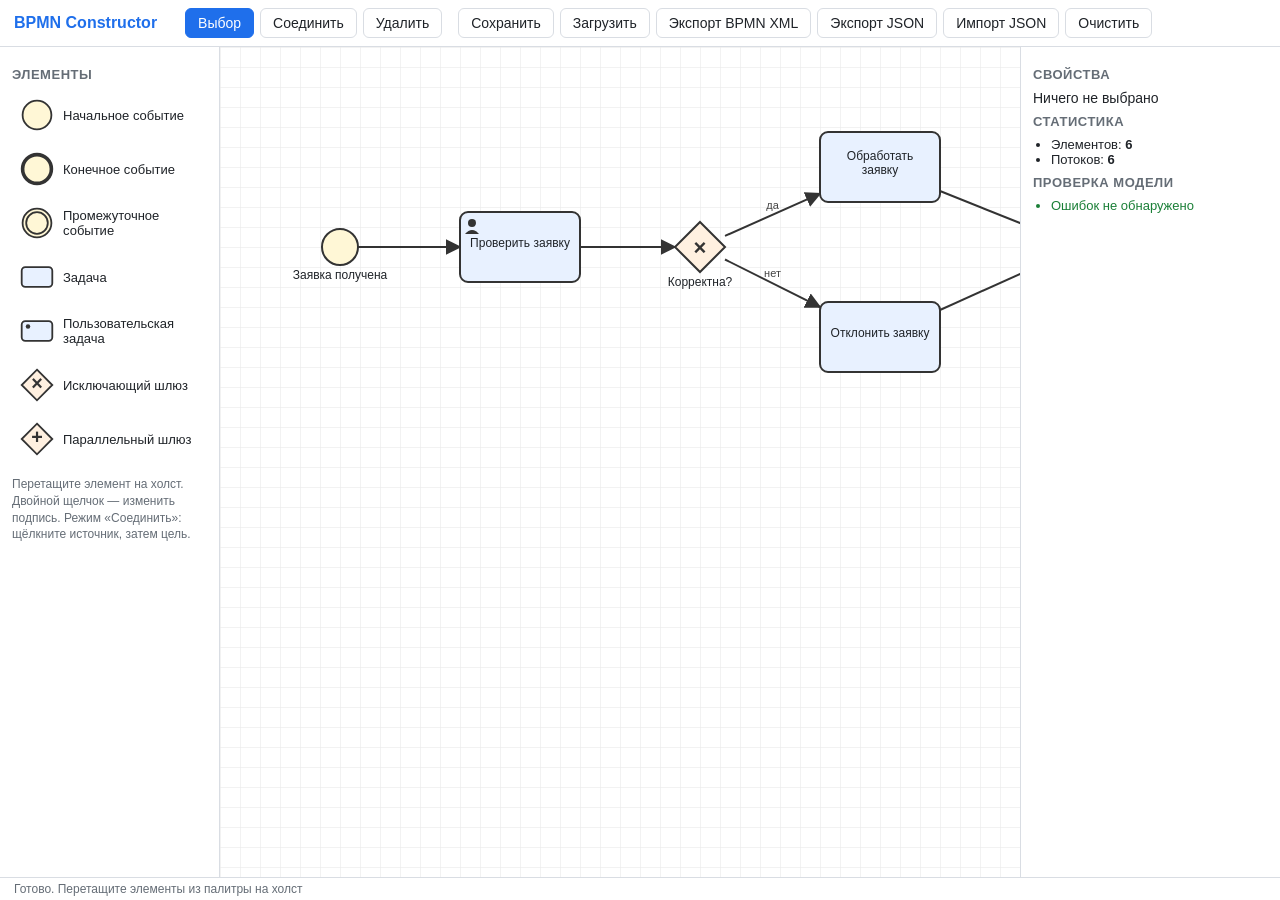
<file: src/index.html>
<!DOCTYPE html>
<html lang="ru">
<head>
  <meta charset="UTF-8">
  <meta name="viewport" content="width=device-width, initial-scale=1.0">
  <title>BPMN Constructor — конструктор диаграмм BPMN</title>
  <link rel="stylesheet" href="styles.css">
</head>
<body>
  <header class="toolbar">
    <h1>BPMN Constructor</h1>
    <div class="toolbar-group">
      <button id="btn-select" class="tool active" title="Выделение и перемещение (V)">Выбор</button>
      <button id="btn-connect" class="tool" title="Соединение элементов потоком (C)">Соединить</button>
      <button id="btn-delete" class="tool" title="Удалить выделенное (Delete)">Удалить</button>
    </div>
    <div class="toolbar-group">
      <button id="btn-save" title="Сохранить в localStorage">Сохранить</button>
      <button id="btn-load" title="Загрузить из localStorage">Загрузить</button>
      <button id="btn-export-xml" title="Экспорт в BPMN 2.0 XML">Экспорт BPMN XML</button>
      <button id="btn-export-json" title="Экспорт модели в JSON">Экспорт JSON</button>
      <label class="file-label">Импорт JSON<input id="file-import" type="file" accept=".json"></label>
      <button id="btn-clear" title="Очистить холст">Очистить</button>
    </div>
  </header>

  <main class="workspace">
    <aside class="palette">
      <h2>Элементы</h2>
      <div class="palette-item" draggable="true" data-type="startEvent">
        <svg viewBox="0 0 40 40"><circle cx="20" cy="20" r="16" class="shape-event"/></svg>
        <span>Начальное событие</span>
      </div>
      <div class="palette-item" draggable="true" data-type="endEvent">
        <svg viewBox="0 0 40 40"><circle cx="20" cy="20" r="16" class="shape-event end"/></svg>
        <span>Конечное событие</span>
      </div>
      <div class="palette-item" draggable="true" data-type="intermediateEvent">
        <svg viewBox="0 0 40 40"><circle cx="20" cy="20" r="16" class="shape-event"/><circle cx="20" cy="20" r="12" class="shape-event"/></svg>
        <span>Промежуточное событие</span>
      </div>
      <div class="palette-item" draggable="true" data-type="task">
        <svg viewBox="0 0 40 40"><rect x="3" y="9" width="34" height="22" rx="4" class="shape-task"/></svg>
        <span>Задача</span>
      </div>
      <div class="palette-item" draggable="true" data-type="userTask">
        <svg viewBox="0 0 40 40"><rect x="3" y="9" width="34" height="22" rx="4" class="shape-task"/><circle cx="10" cy="15" r="2.5" class="shape-icon"/></svg>
        <span>Пользовательская задача</span>
      </div>
      <div class="palette-item" draggable="true" data-type="exclusiveGateway">
        <svg viewBox="0 0 40 40"><polygon points="20,3 37,20 20,37 3,20" class="shape-gateway"/><text x="20" y="25" class="shape-label">×</text></svg>
        <span>Исключающий шлюз</span>
      </div>
      <div class="palette-item" draggable="true" data-type="parallelGateway">
        <svg viewBox="0 0 40 40"><polygon points="20,3 37,20 20,37 3,20" class="shape-gateway"/><text x="20" y="25" class="shape-label">+</text></svg>
        <span>Параллельный шлюз</span>
      </div>
      <p class="hint">Перетащите элемент на холст. Двойной щелчок — изменить подпись.
        Режим «Соединить»: щёлкните источник, затем цель.</p>
    </aside>

    <section class="canvas-wrap">
      <svg id="canvas" xmlns="http://www.w3.org/2000/svg" width="2000" height="1400">
        <defs>
          <marker id="arrow" viewBox="0 0 10 10" refX="9" refY="5" markerWidth="8" markerHeight="8" orient="auto-start-reverse">
            <path d="M 0 0 L 10 5 L 0 10 z" fill="#333"/>
          </marker>
          <pattern id="grid" width="20" height="20" patternUnits="userSpaceOnUse">
            <path d="M 20 0 L 0 0 0 20" fill="none" stroke="#e6e6e6" stroke-width="1"/>
          </pattern>
        </defs>
        <rect id="grid-bg" width="100%" height="100%" fill="url(#grid)"/>
        <g id="layer-flows"></g>
        <g id="layer-nodes"></g>
      </svg>
    </section>

    <aside class="properties">
      <h2>Свойства</h2>
      <div id="props-empty">Ничего не выбрано</div>
      <form id="props-form" class="hidden">
        <label>Идентификатор<input id="prop-id" type="text" readonly></label>
        <label>Тип<input id="prop-type" type="text" readonly></label>
        <label>Название<input id="prop-name" type="text" maxlength="80"></label>
        <label>Документация<textarea id="prop-doc" rows="4" maxlength="500"></textarea></label>
      </form>
      <h2>Статистика</h2>
      <ul id="stats">
        <li>Элементов: <b id="stat-nodes">0</b></li>
        <li>Потоков: <b id="stat-flows">0</b></li>
      </ul>
      <h2>Проверка модели</h2>
      <ul id="validation"></ul>
    </aside>
  </main>

  <footer class="statusbar"><span id="status">Готово</span></footer>

  <script src="model.js"></script>
  <script src="bpmn-export.js"></script>
  <script src="app.js"></script>
</body>
</html>
</file>
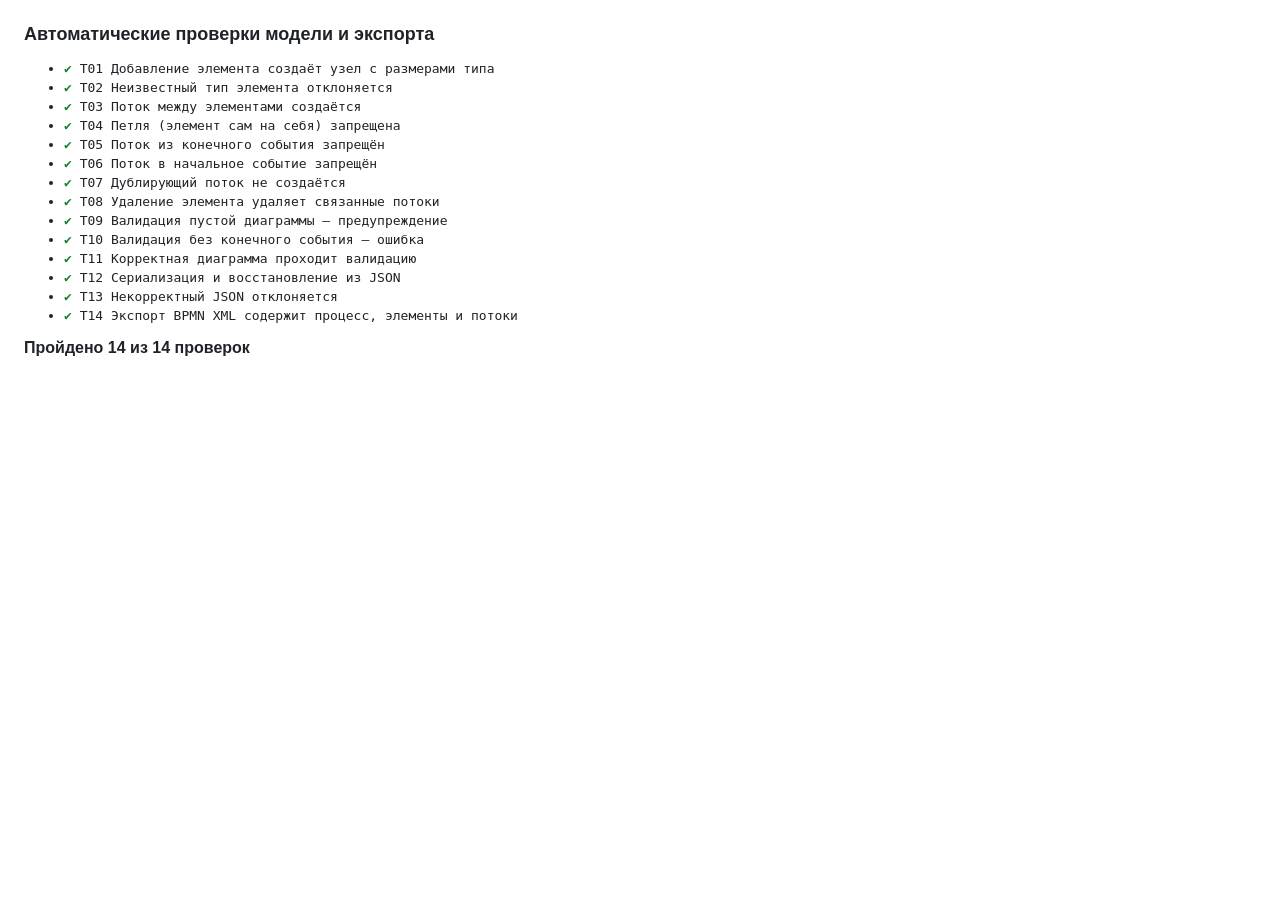
<file: tests/index.html>
<!DOCTYPE html>
<html lang="ru">
<head>
  <meta charset="UTF-8">
  <title>BPMN Constructor — автоматические проверки</title>
  <style>
    body { font-family: -apple-system, Segoe UI, Arial, sans-serif; margin: 24px; color: #1f2328; }
    h1 { font-size: 18px; }
    li { margin: 4px 0; font-family: Menlo, Consolas, monospace; font-size: 13px; }
    li.ok::before { content: "✔ "; color: #1a7f37; }
    li.fail::before { content: "✘ "; color: #cf222e; }
    #summary { margin-top: 16px; font-weight: bold; }
  </style>
</head>
<body>
  <h1>Автоматические проверки модели и экспорта</h1>
  <ul id="list"></ul>
  <div id="summary"></div>
  <script src="../src/model.js"></script>
  <script src="../src/bpmn-export.js"></script>
  <script src="model.test.js"></script>
  <script>
    const list = document.getElementById('list');
    const results = window.__testResults || [];
    for (const r of results) {
      const li = document.createElement('li');
      li.className = r.ok ? 'ok' : 'fail';
      li.textContent = r.name + (r.ok ? '' : ' — ' + r.error);
      list.appendChild(li);
    }
    const passed = results.filter((r) => r.ok).length;
    document.getElementById('summary').textContent =
      `Пройдено ${passed} из ${results.length} проверок`;
  </script>
</body>
</html>
</file>
<file: src/styles.css>
:root {
  --bg: #f4f5f7;
  --panel: #ffffff;
  --border: #d9dde3;
  --accent: #1f6feb;
  --accent-soft: #e4eeff;
  --text: #1f2328;
  --muted: #656d76;
  --danger: #cf222e;
  --event-fill: #fff7d6;
  --task-fill: #e8f1ff;
  --gateway-fill: #fff0e0;
}

* { box-sizing: border-box; }

html, body {
  margin: 0;
  height: 100%;
  font-family: -apple-system, "Segoe UI", Roboto, Arial, sans-serif;
  font-size: 14px;
  color: var(--text);
  background: var(--bg);
}

body {
  display: flex;
  flex-direction: column;
}

.toolbar {
  display: flex;
  align-items: center;
  gap: 16px;
  padding: 8px 14px;
  background: var(--panel);
  border-bottom: 1px solid var(--border);
}

.toolbar h1 {
  font-size: 16px;
  margin: 0 12px 0 0;
  color: var(--accent);
}

.toolbar-group {
  display: flex;
  gap: 6px;
  align-items: center;
}

button, .file-label {
  padding: 6px 12px;
  border: 1px solid var(--border);
  border-radius: 6px;
  background: #fff;
  color: var(--text);
  cursor: pointer;
  font: inherit;
}

button:hover, .file-label:hover { background: var(--accent-soft); }
button.tool.active { background: var(--accent); color: #fff; border-color: var(--accent); }
.file-label input { display: none; }

.workspace {
  display: grid;
  grid-template-columns: 220px 1fr 260px;
  flex: 1;
  min-height: 0;
}

.palette, .properties {
  background: var(--panel);
  padding: 12px;
  overflow: auto;
}

.palette { border-right: 1px solid var(--border); }
.properties { border-left: 1px solid var(--border); }

.palette h2, .properties h2 {
  font-size: 13px;
  text-transform: uppercase;
  letter-spacing: .04em;
  color: var(--muted);
  margin: 8px 0;
}

.palette-item {
  display: flex;
  align-items: center;
  gap: 8px;
  padding: 6px;
  margin-bottom: 4px;
  border: 1px dashed transparent;
  border-radius: 6px;
  cursor: grab;
  user-select: none;
}

.palette-item:hover { border-color: var(--accent); background: var(--accent-soft); }
.palette-item svg { width: 36px; height: 36px; flex: none; }
.palette-item span { font-size: 13px; }

.hint {
  font-size: 12px;
  color: var(--muted);
  line-height: 1.4;
}

.canvas-wrap {
  overflow: auto;
  background: #fff;
}

#canvas { display: block; }
#canvas.connect-mode { cursor: crosshair; }

/* фигуры */
.shape-event { fill: var(--event-fill); stroke: #333; stroke-width: 2; }
.shape-event.end { stroke-width: 4; }
.shape-task { fill: var(--task-fill); stroke: #333; stroke-width: 2; }
.shape-gateway { fill: var(--gateway-fill); stroke: #333; stroke-width: 2; }
.shape-icon { fill: #333; }
.shape-label { font-size: 22px; text-anchor: middle; fill: #333; font-weight: bold; }

.node { cursor: move; }
.node text.label {
  font-size: 12px;
  text-anchor: middle;
  fill: #1f2328;
  pointer-events: none;
}
.node.selected .shape-event,
.node.selected .shape-task,
.node.selected .shape-gateway { stroke: var(--accent); stroke-width: 3; }
.node.connect-source .shape-event,
.node.connect-source .shape-task,
.node.connect-source .shape-gateway { stroke: #2da44e; stroke-width: 3; stroke-dasharray: 6 3; }

.flow path { fill: none; stroke: #333; stroke-width: 2; marker-end: url(#arrow); }
.flow path.hit { stroke: transparent; stroke-width: 12; marker-end: none; }
.flow.selected path:not(.hit) { stroke: var(--accent); stroke-width: 3; }
.flow text { font-size: 11px; fill: #444; text-anchor: middle; }

/* свойства */
.properties label {
  display: block;
  font-size: 12px;
  color: var(--muted);
  margin-bottom: 10px;
}

.properties input, .properties textarea {
  display: block;
  width: 100%;
  margin-top: 4px;
  padding: 6px;
  border: 1px solid var(--border);
  border-radius: 4px;
  font: inherit;
  color: var(--text);
}

.hidden { display: none; }

#stats, #validation { padding-left: 18px; margin: 0; font-size: 13px; }
#validation li.ok { color: #1a7f37; }
#validation li.warn { color: #9a6700; }
#validation li.error { color: var(--danger); }

.statusbar {
  padding: 4px 14px;
  font-size: 12px;
  color: var(--muted);
  background: var(--panel);
  border-top: 1px solid var(--border);
}
</file>
